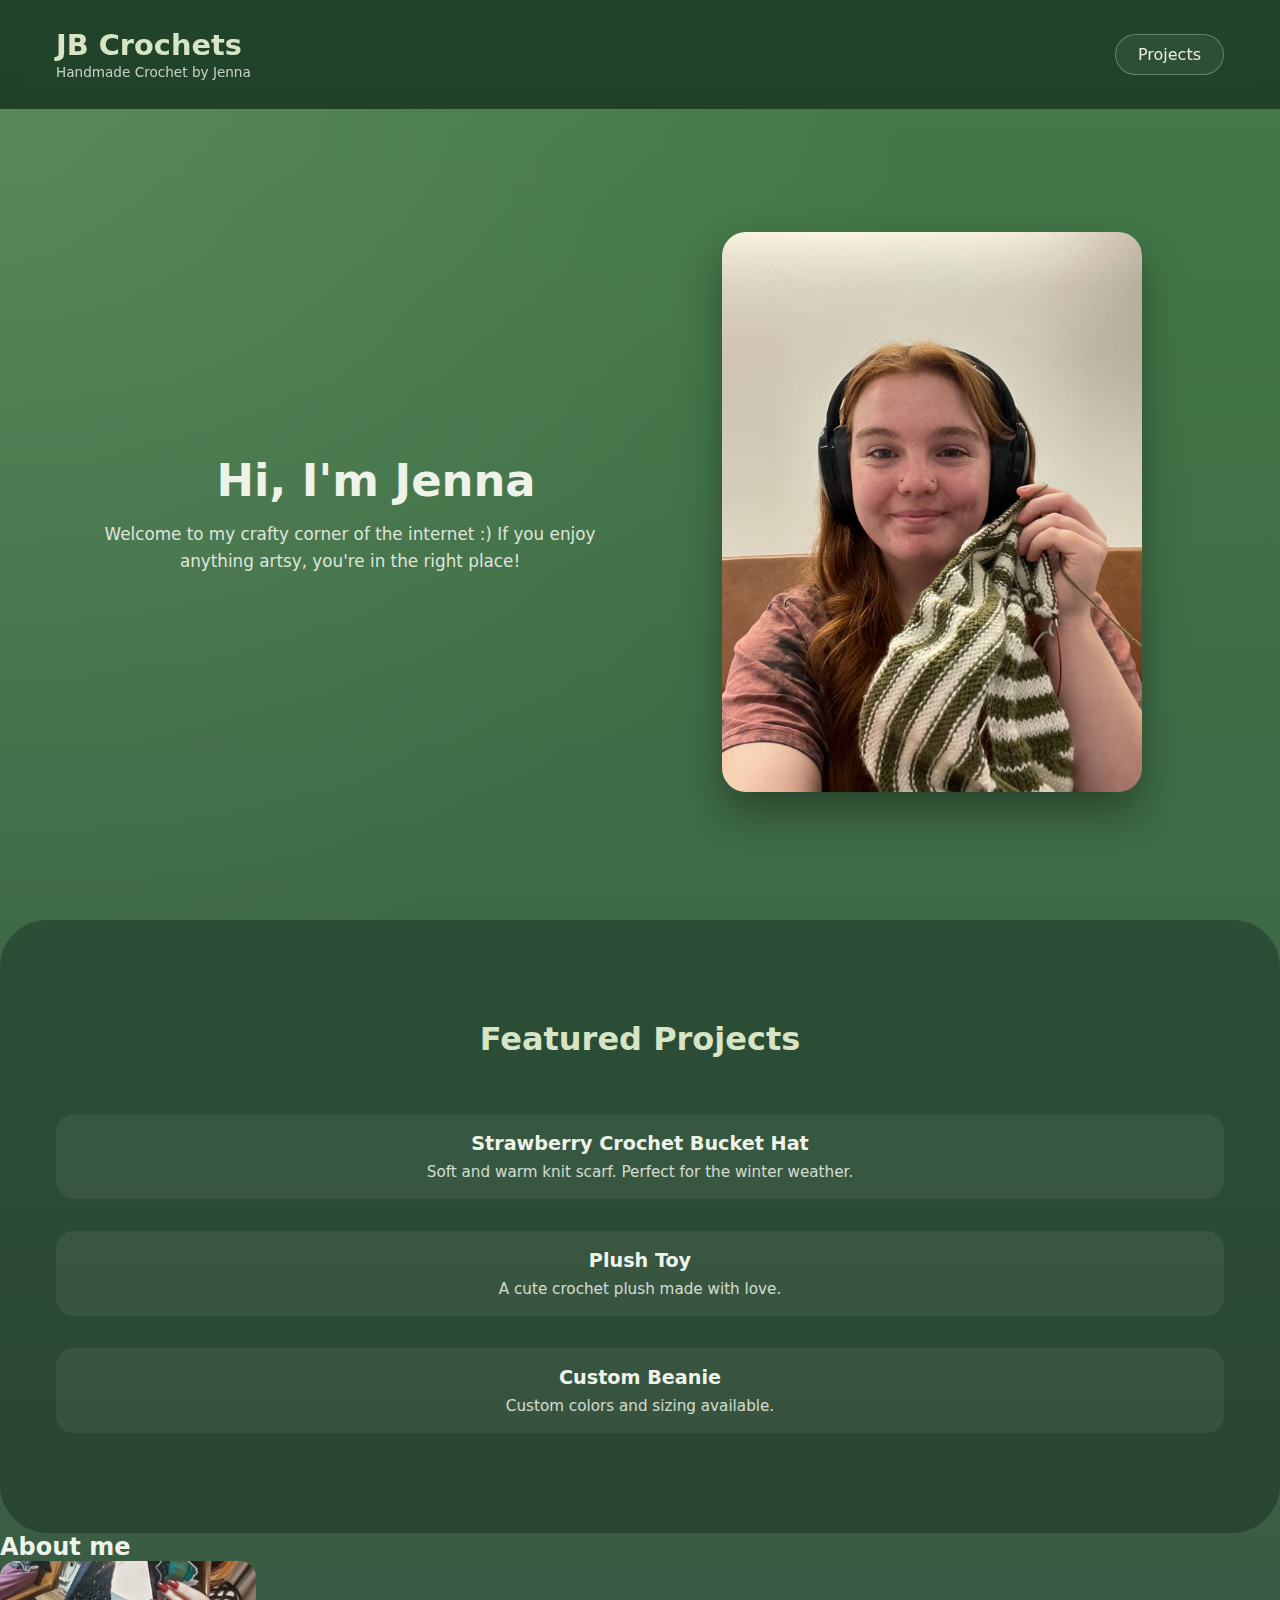
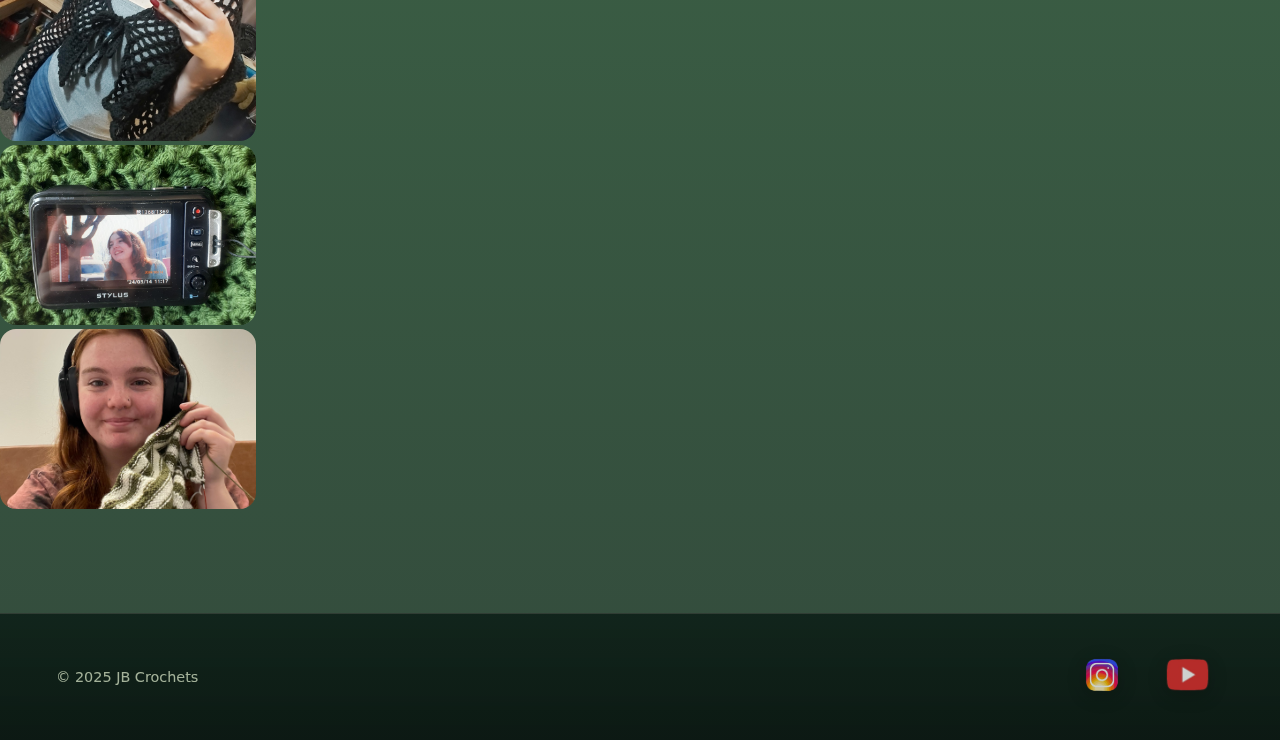
<file: root/pages/index.html>
<!DOCTYPE html>
<html lang="en">
<head>
    <meta charset="UTF-8">
    <title>JB Crochets</title>
    <link rel="stylesheet" type="text/css"  href="styles/index.css">
    <link rel="stylesheet" type="text/css"  href="styles/image-carousel.css">
    <link rel="shortcut icon" type="image/x-icon" href="photos\logos\yarn.ico" />
    <meta name="referrer" content="no-referrer">
</head>

<body>
    <nav id="header">   
        <div id="site-title">
            <h1>JB Crochets</h1>
            <span class="subtitle">Handmade Crochet by Jenna</span>
        </div>

        <div id="nav-buttons">
            <a class="nav-btn" href="projects.html">Projects</a>
        </div>
    </nav>

    <main id="landing">
        <div class="landing-content">
            <div id="introduction">
                <h2>Hi, I'm Jenna</h2>
                <p>
                    Welcome to my crafty corner of the internet :) If you enjoy anything artsy, you're in the right place!
                </p>
            </div>

            <div class="landing-image">
                <img src="photos/Selfie-Face-Striped-Project.jpg" alt="Jenna crocheting">
            </div>
        </div>
    </main> 

    <section id="projects">
        <h2>Featured Projects</h2>

        <div class="project-grid">
            <div class="project-card">
                <h3>Strawberry Crochet Bucket Hat</h3>
                <p>Soft and warm knit scarf. Perfect for the winter weather.</p>
            </div>

            <div class="project-card">
                <!-- <img src="images/project2.jpg" alt="Crochet Project 2"> -->
                <h3>Plush Toy</h3>
                <p>A cute crochet plush made with love.</p>
            </div>

            <div class="project-card">
                <!-- <img src="images/project3.jpg" alt="Crochet Project 3"> -->
                <h3>Custom Beanie</h3>
                <p>Custom colors and sizing available.</p>
            </div>
        </div>
    </section>

    <section id="about-me">
        <h2>About me</h2>
        <p>
            
        </p>

        <section id="image-carousel" class="splide" aria-label="Beautiful Images">
            <div class="splide__track">
                    <ul class="splide__list">
                        <li class="splide__slide">
                            <img src="photos/Black-Butterfly-Selfie.jpg" alt="">
                        </li>
                        <li class="splide__slide">
                            <img src="photos/Picture-of-Picture.jpg" alt="">
                        </li>
                        <li class="splide__slide">
                            <img src="photos/Selfie-Face-Striped-Project.jpg" alt="">
                        </li>
                    </ul>
            </div>
        </section>
    </section>

    <footer id="footer">
        <div class="footer-left">
            <p>© 2025 JB Crochets</p>
        </div>

        <div class="footer-right">
            <a href="https://www.instagram.com/jb.crochet.everyday">
                <img src="photos/logos/logo-instagram-2.0.png" alt="Instagram">
            </a>
            <a href="https://youtube.com/@jb.crochet.everyday">
                <img src="photos/logos/logo-youtube.png" alt="YouTube">
            </a>
        </div>
    </footer>
</body>
</html>
</file>
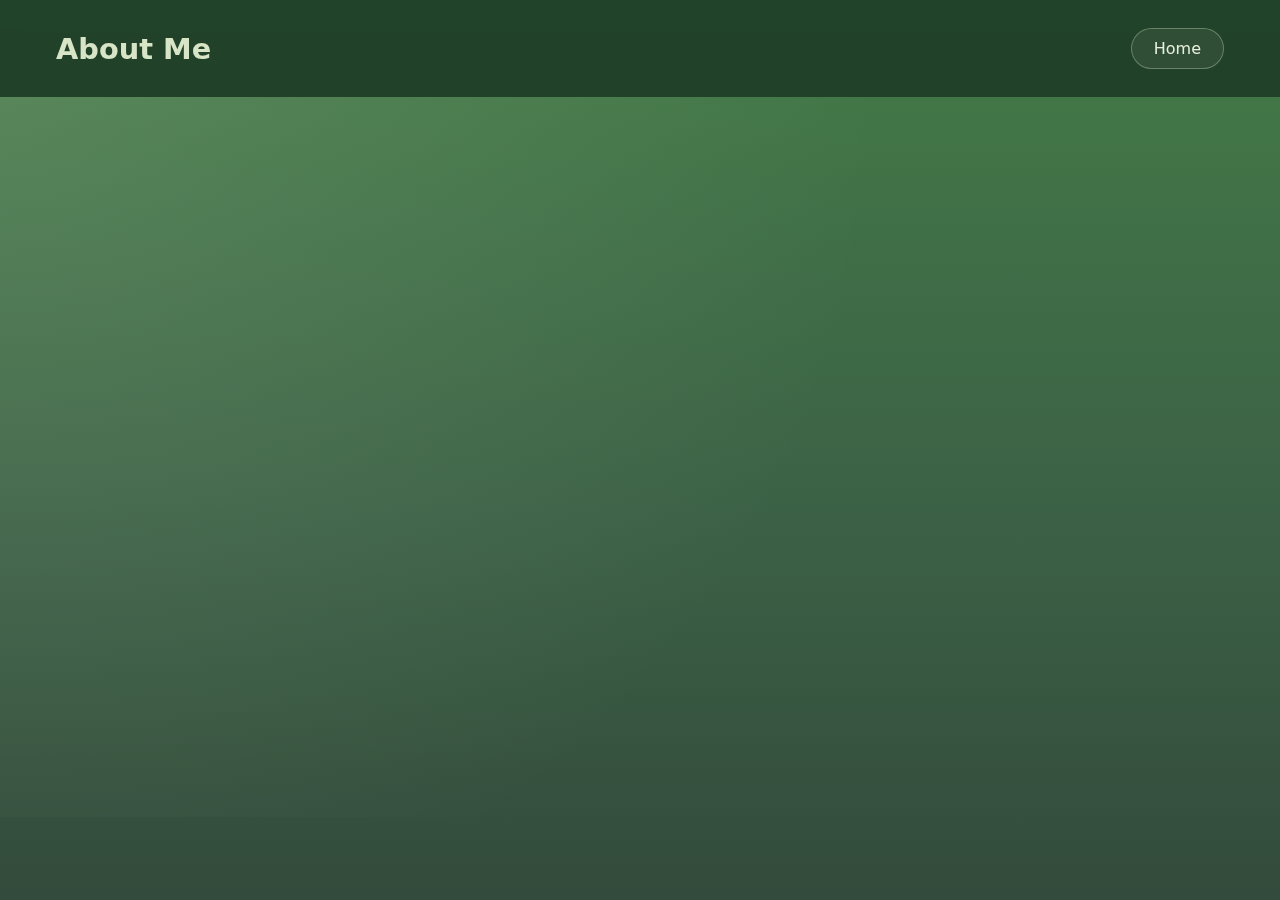
<file: pages/about-me.html>
<!DOCTYPE html>
<html lang="en">
<head>
    <meta charset="UTF-8">
    <title>JB Crochets</title>
    <link rel="stylesheet" type="text/css" href="styles/index.css">

</head>
<body>
    <!-- Header / Navigation -->
   <nav id="header">
        <div id="site-title">
            <h1>About Me</h1>
        </div>

        <div id="nav-buttons">
            <a class="nav-btn" href="source.html">Home</a>
        </div>
    </nav>  
    <!-- Empty landing space -->
    <main id="landing">
        <canvas id="c"></canvas>
    </main>
</body>
</html>
</file>
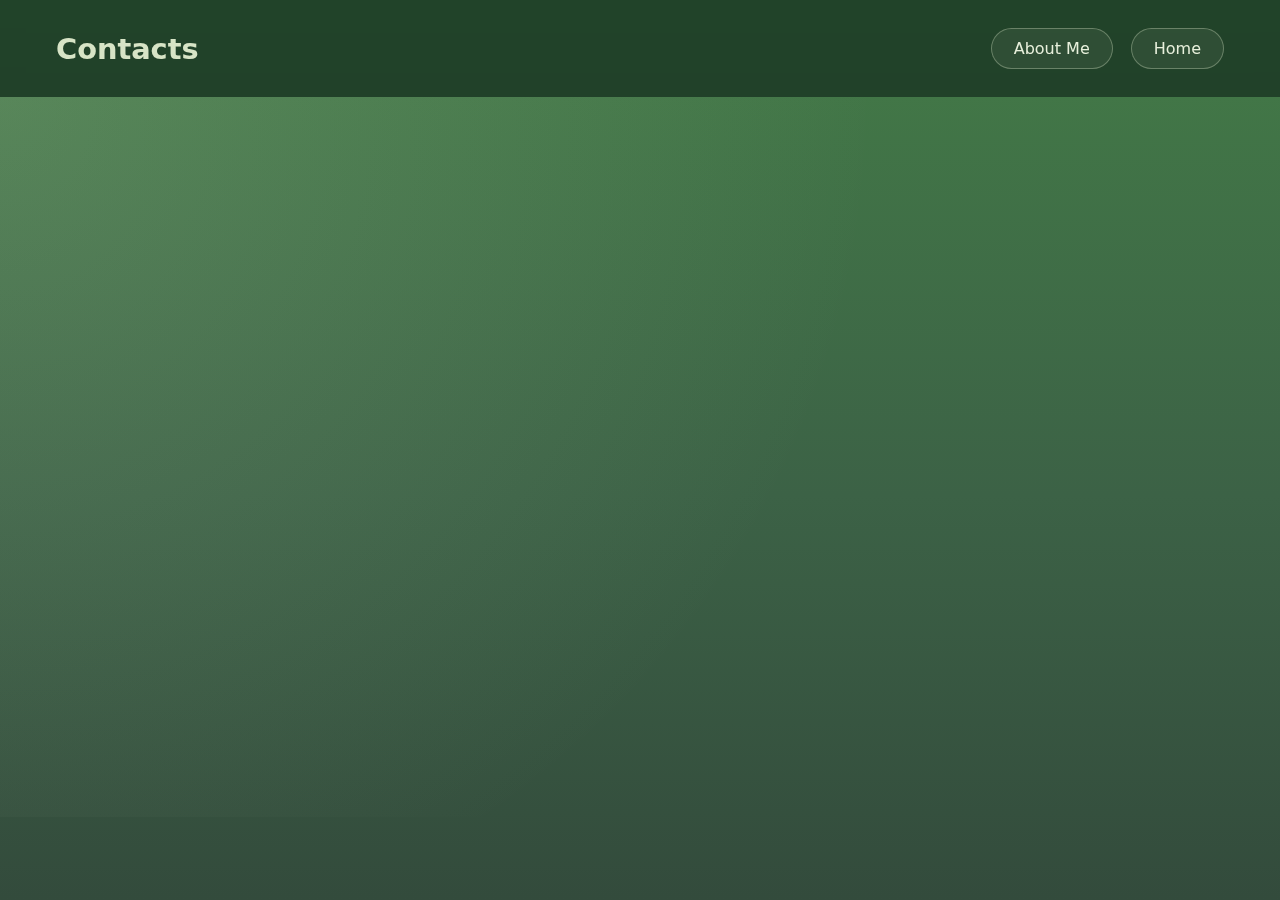
<file: pages/contacts.html>
<!DOCTYPE html>
<html lang="en">
<head>
    <meta charset="UTF-8">
    <title>JB Chrochets</title>
    <link rel="stylesheet" type="text/css" href="styles/index.css">

</head>
<body>
    <!-- Header / Navigation -->
   <nav id="header">
        <div id="site-title">
            <h1>Contacts</h1>
        </div>

        <div id="nav-buttons">
            <a class="nav-btn" href="about-me.html">About Me</a>
            <a class="nav-btn" href="source.html">Home</a>
        </div>
    </nav>  
    <!-- Empty landing space -->
    <main id="landing">
        <canvas id="c"></canvas>
    </main>


    <footer>
        <div>
            
        </div>
    </footer>
</body>
</html>
</file>
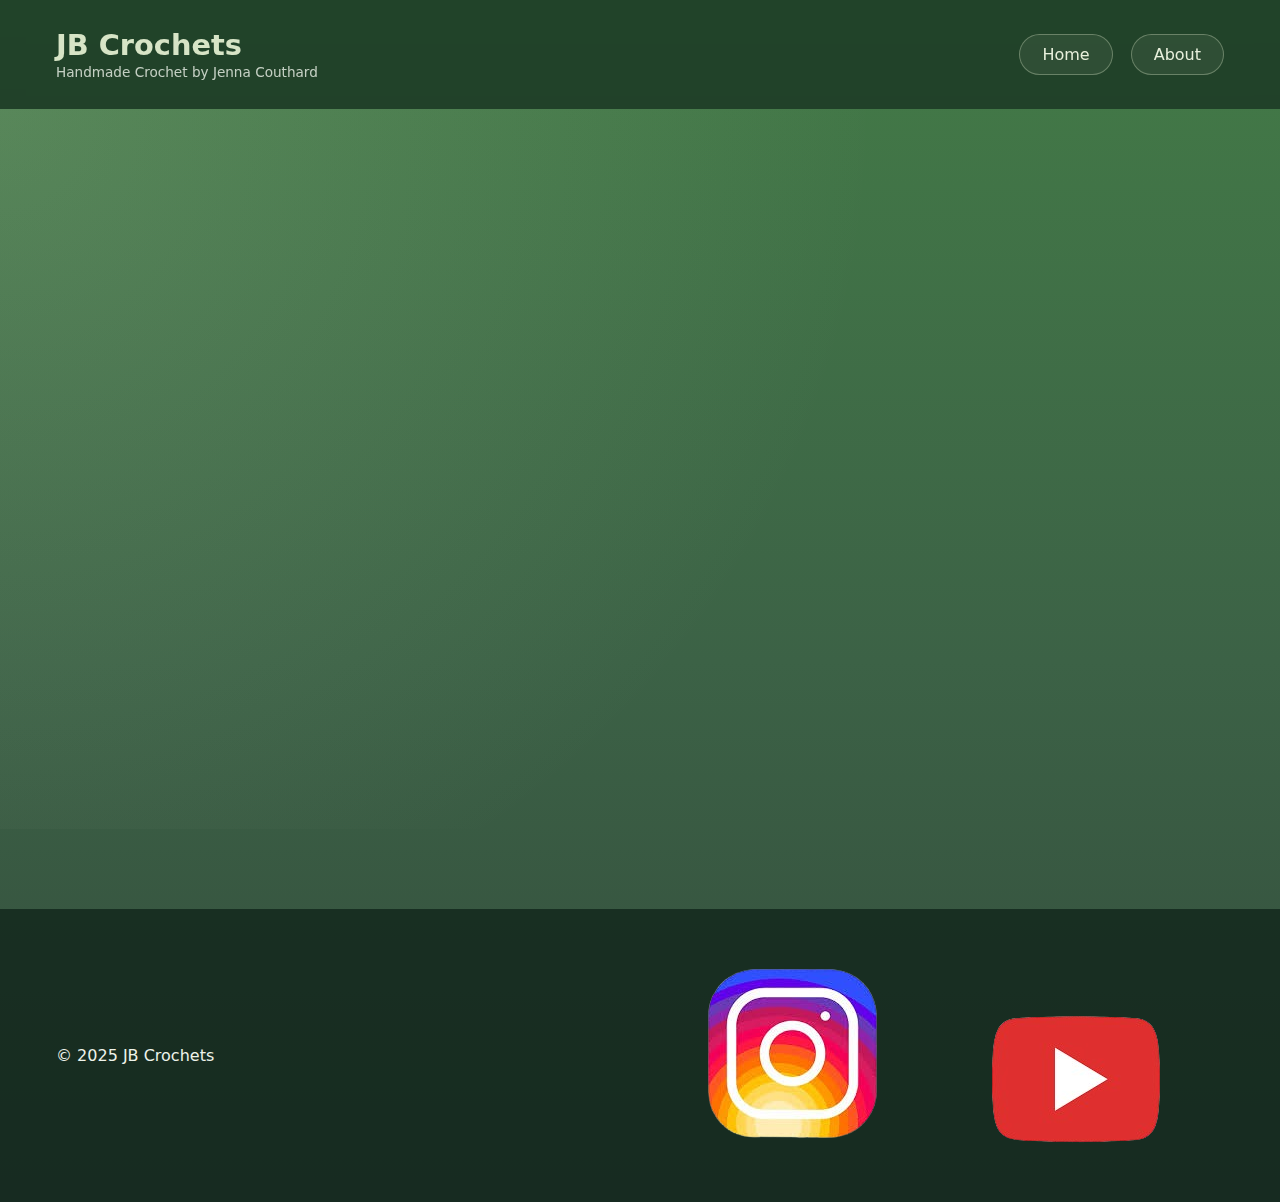
<file: pages/projects.html>
<!DOCTYPE html>
<html lang="en">
<head>
    <meta charset="UTF-8">
    <title>JB Crochets</title>
    <link rel="stylesheet" type="text/css"  href="styles/index.css">
    <meta name="referrer" content="no-referrer">
</head>

<body>
    <nav id="header">
        <div id="site-title">
            <h1>JB Crochets</h1>
            <span class="subtitle">Handmade Crochet by Jenna Couthard</span>
        </div>

        <div id="nav-buttons">
            <a class="nav-btn" href="source.html">Home</a>
            <a class="nav-btn" href="about-me.html">About</a>
        </div>
    </nav>

    <!-- Empty landing space -->
    <main id="landing">
        <canvas id="c"></canvas>
    </main>


    <footer id="footer">
        <div class="footer-left">
            <p>© 2025 JB Crochets</p>
        </div>

        <div class="footer-right">
            <a href="https://www.instagram.com/jb.crochet.everyday">
                <img src="photos/logos/logo-instagram-2.0.png" alt="Instagram">
            </a>
            <a href="https://youtube.com/@jb.crochet.everyday">
                <img src="photos/logos/logo-youtube.png" alt="YouTube">
            </a>
        </div>
    </footer>
</body>
</html>
</file>
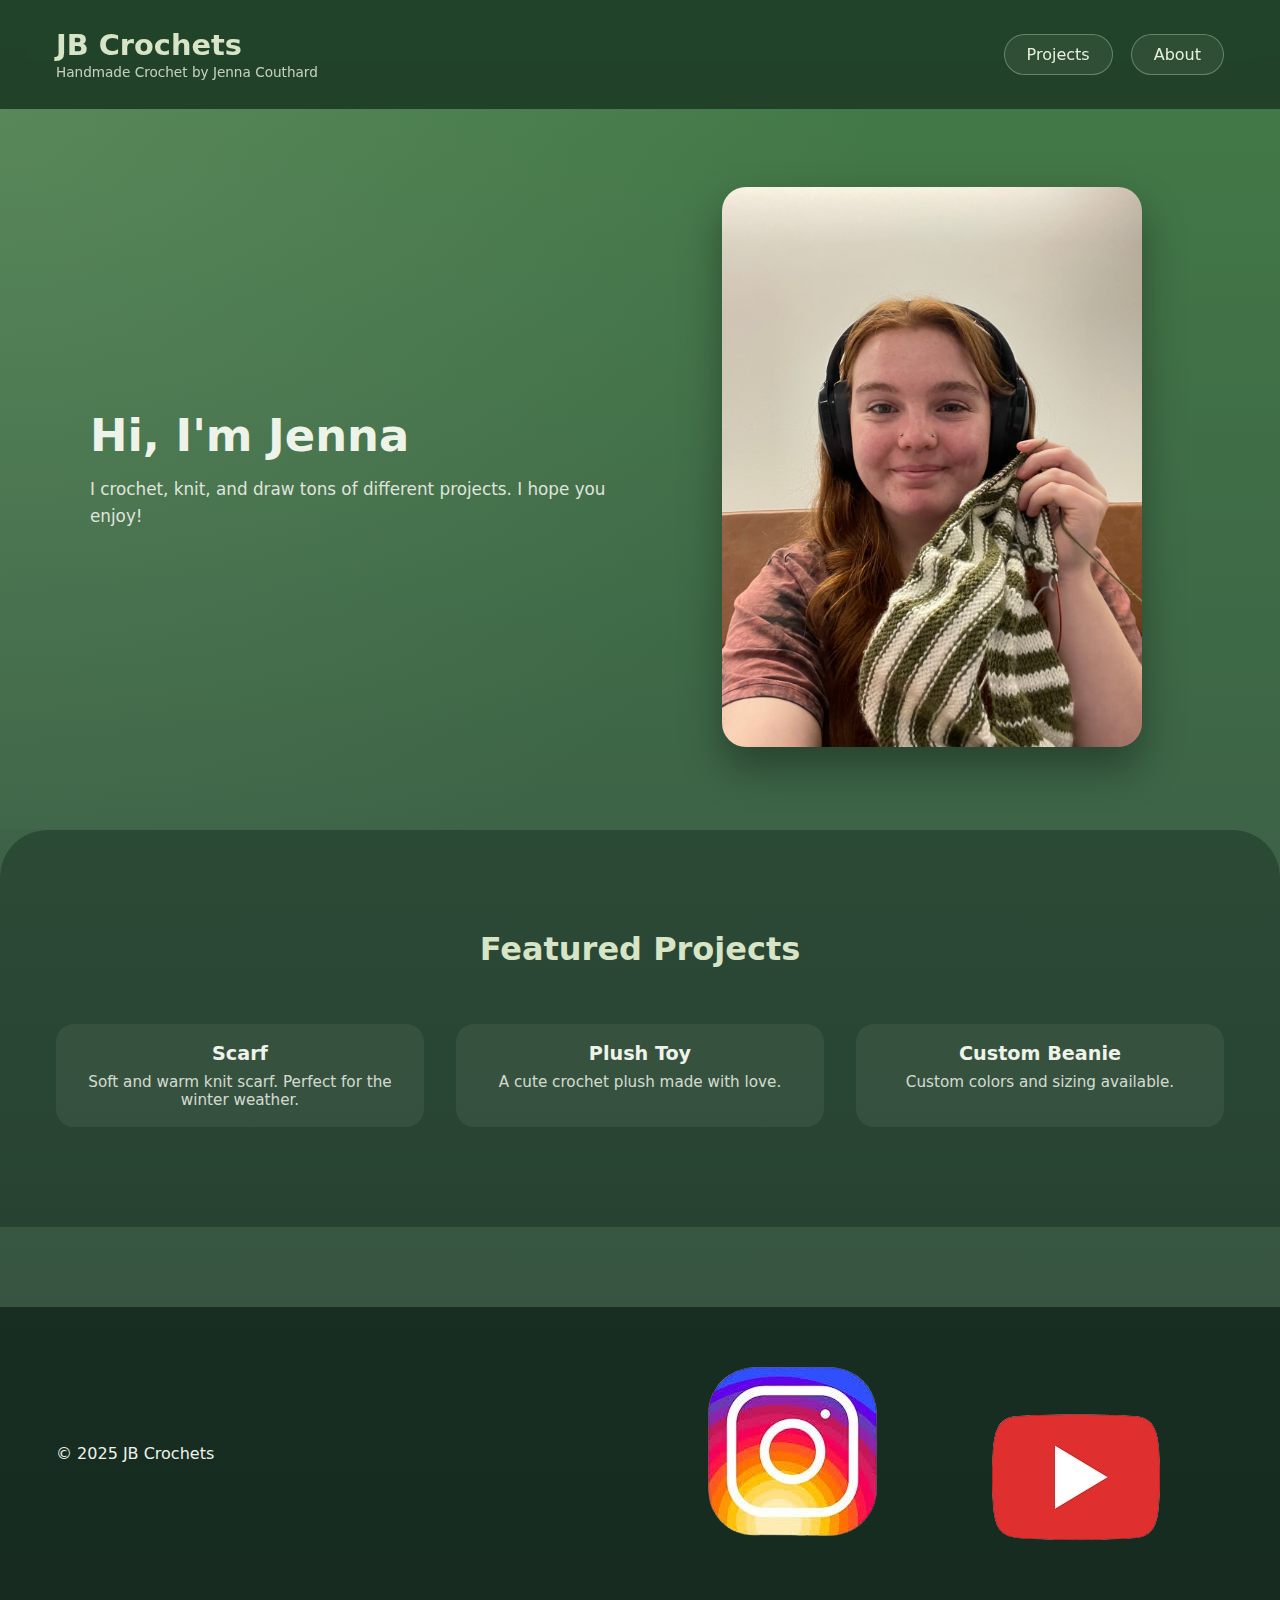
<file: pages/source.html>
<!DOCTYPE html>
<html lang="en">
<head>
    <meta charset="UTF-8">
    <title>JB Crochets</title>
    <link rel="stylesheet" type="text/css"  href="styles/index.css">
    <meta name="referrer" content="no-referrer">
</head>

<body>
    <nav id="header">
        <div id="site-title">
            <h1>JB Crochets</h1>
            <span class="subtitle">Handmade Crochet by Jenna Couthard</span>
        </div>

        <div id="nav-buttons">
            <a class="nav-btn" href="projects.html">Projects</a>
            <a class="nav-btn" href="about-me.html">About</a>
        </div>
    </nav>

    <main id="landing">
        <div class="landing-content">
            <div id="introduction">
                <h2>Hi, I'm Jenna</h2>
                <p>
                    I crochet, knit, and draw tons of different projects. I hope you enjoy!
                </p>
            </div>

            <div class="landing-image">
                <img src="photos/Selfie-Face-Striped-Project.jpg" alt="Jenna crocheting">
            </div>
        </div>
    </main> 

    <section id="projects">
        <h2>Featured Projects</h2>

        <div class="project-grid">
            <div class="project-card">
                <h3>Scarf</h3>
                <p>Soft and warm knit scarf. Perfect for the winter weather.</p>
            </div>

            <div class="project-card">
                <!-- <img src="images/project2.jpg" alt="Crochet Project 2"> -->
                <h3>Plush Toy</h3>
                <p>A cute crochet plush made with love.</p>
            </div>

            <div class="project-card">
                <!-- <img src="images/project3.jpg" alt="Crochet Project 3"> -->
                <h3>Custom Beanie</h3>
                <p>Custom colors and sizing available.</p>
            </div>
        </div>
    </section>

    <footer id="footer">
        <div class="footer-left">
            <p>© 2025 JB Crochets</p>
        </div>

        <div class="footer-right">
            <a href="https://www.instagram.com/jb.crochet.everyday">
                <img src="photos/logos/logo-instagram-2.0.png" alt="Instagram">
            </a>
            <a href="https://youtube.com/@jb.crochet.everyday">
                <img src="photos/logos/logo-youtube.png" alt="YouTube">
            </a>
        </div>
    </footer>
</body>
</html>
</file>
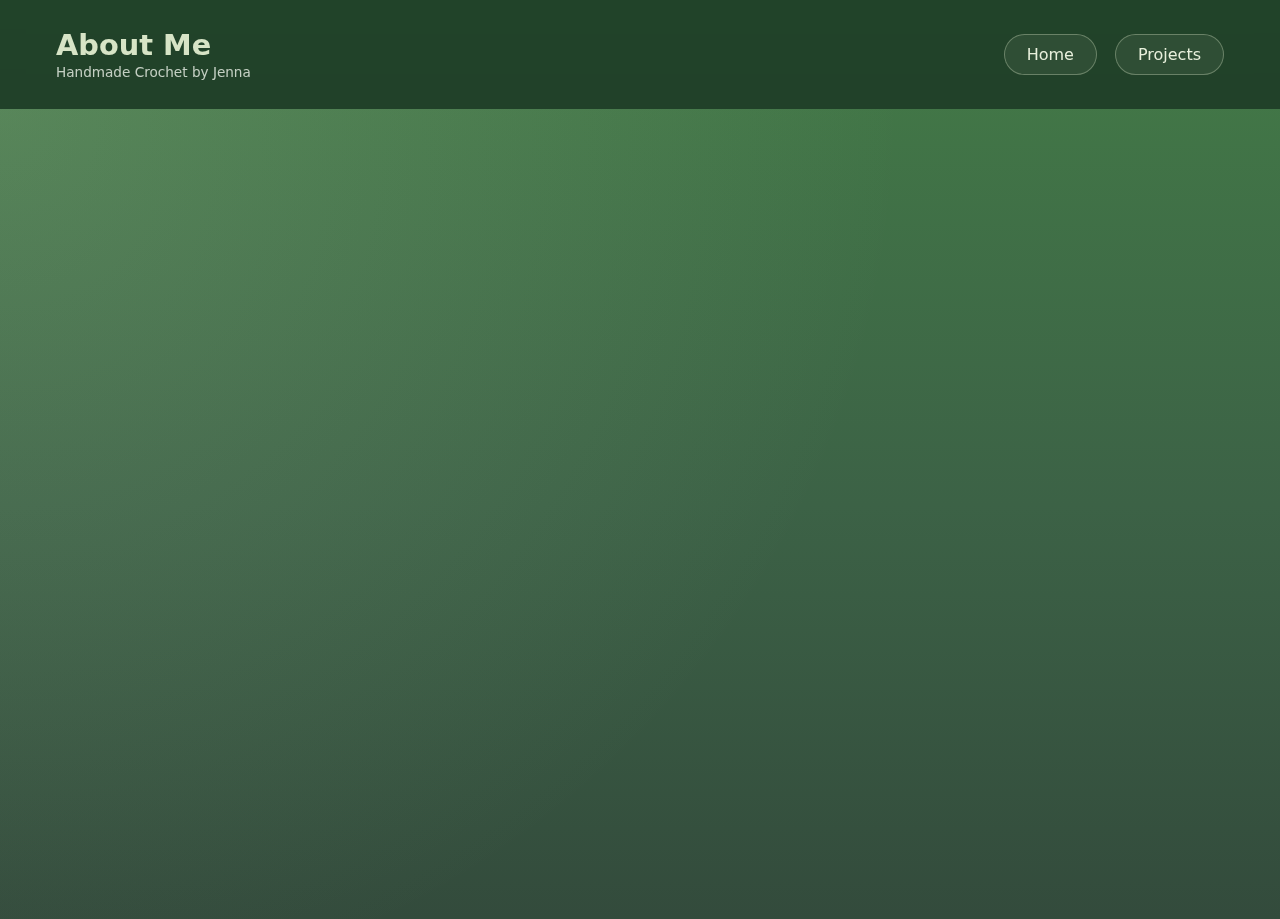
<file: root/pages/about-me.html>
<!DOCTYPE html>
<html lang="en">
<head>
    <meta charset="UTF-8">
    <title>JB Crochets</title>
    <link rel="stylesheet" type="text/css" href="styles/index.css">

</head>
<body>
    <!-- Header / Navigation -->
   <nav id="header">
        <div id="site-title">
            <h1>About Me</h1>
            <span class="subtitle">Handmade Crochet by Jenna</span>
        </div>

        <div id="nav-buttons">
            <a class="nav-btn" href="index.html">Home</a>
            <a class="nav-btn" href="projects.html">Projects</a>
        </div>
        
    </nav>  
    <!-- Empty landing space -->
    <main id="landing">
        <canvas id="c"></canvas>
    </main>
</body>
</html>
</file>
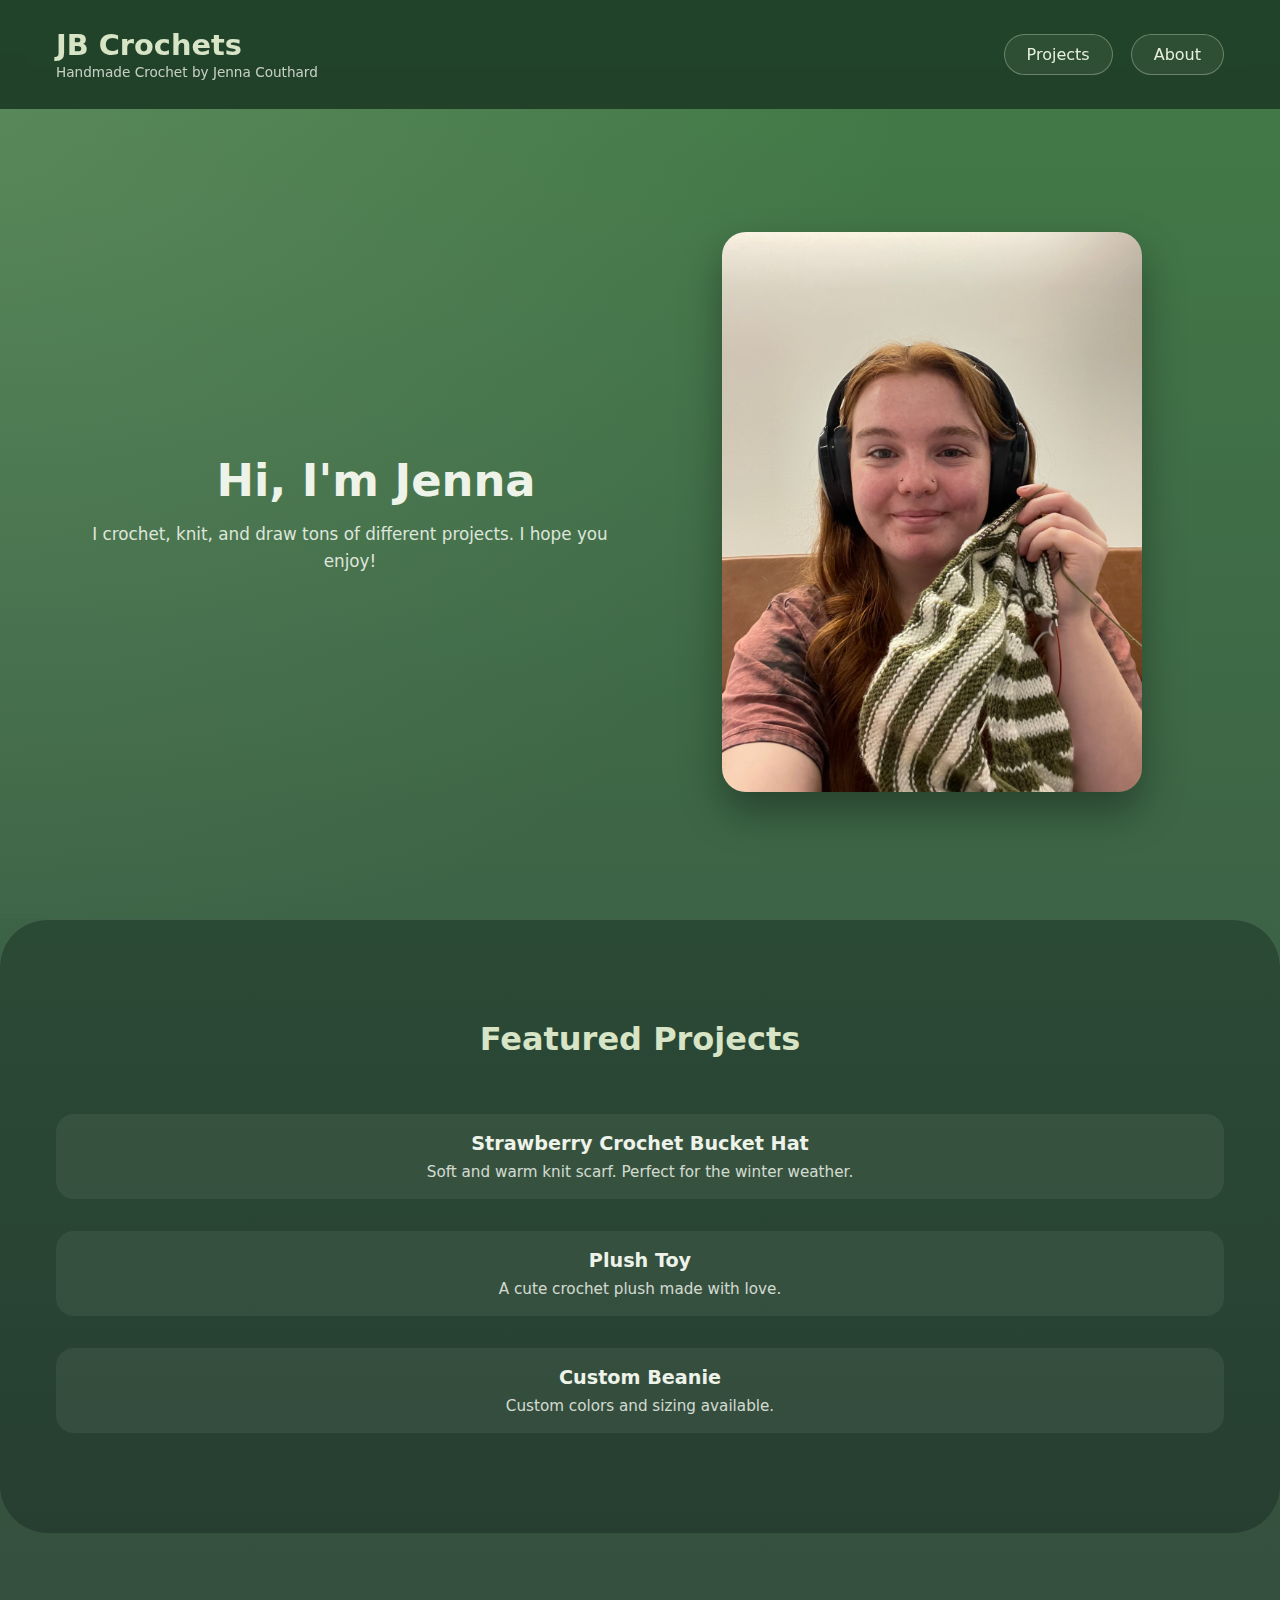
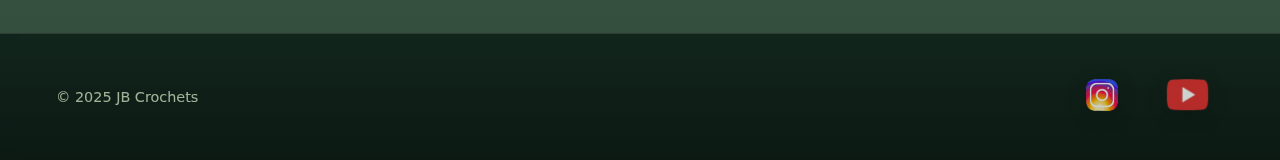
<file: root/pages/source.html>
<!DOCTYPE html>
<html lang="en">
<head>
    <meta charset="UTF-8">
    <title>JB Crochets</title>
    <link rel="stylesheet" type="text/css"  href="styles/index.css">
    <meta name="referrer" content="no-referrer">
</head>

<body>
    <nav id="header">
        <div id="site-title">
            <h1>JB Crochets</h1>
            <span class="subtitle">Handmade Crochet by Jenna Couthard</span>
        </div>

        <div id="nav-buttons">
            <a class="nav-btn" href="projects.html">Projects</a>
            <a class="nav-btn" href="about-me.html">About</a>
        </div>
    </nav>

    <main id="landing">
        <div class="landing-content">
            <div id="introduction">
                <h2>Hi, I'm Jenna</h2>
                <p>
                    I crochet, knit, and draw tons of different projects. I hope you enjoy!
                </p>
            </div>

            <div class="landing-image">
                <img src="photos/Selfie-Face-Striped-Project.jpg" alt="Jenna crocheting">
            </div>
        </div>
    </main> 

    <section id="projects">
        <h2>Featured Projects</h2>

        <div class="project-grid">
            <div class="project-card">
                <h3>Strawberry Crochet Bucket Hat</h3>
                <p>Soft and warm knit scarf. Perfect for the winter weather.</p>
            </div>

            <div class="project-card">
                <!-- <img src="images/project2.jpg" alt="Crochet Project 2"> -->
                <h3>Plush Toy</h3>
                <p>A cute crochet plush made with love.</p>
            </div>

            <div class="project-card">
                <!-- <img src="images/project3.jpg" alt="Crochet Project 3"> -->
                <h3>Custom Beanie</h3>
                <p>Custom colors and sizing available.</p>
            </div>
        </div>
    </section>

    <footer id="footer">
        <div class="footer-left">
            <p>© 2025 JB Crochets</p>
        </div>

        <div class="footer-right">
            <a href="https://www.instagram.com/jb.crochet.everyday">
                <img src="photos/logos/logo-instagram-2.0.png" alt="Instagram">
            </a>
            <a href="https://youtube.com/@jb.crochet.everyday">
                <img src="photos/logos/logo-youtube.png" alt="YouTube">
            </a>
        </div>
    </footer>
</body>
</html>
</file>
<file: root/pages/styles/index.css>
/* Reset */
* {
    margin: 0;
    padding: 0;
    box-sizing: border-box;
}

/* Base */
body {
    background: linear-gradient(
        180deg,
        #437b47 0%,
        #3c6246 55%,
        #334b3c 100%
    );
    color: #eef3ea;
    font-family: "Nunito", system-ui, sans-serif;
    min-height: 100vh;
}

/* Header */
#header {
    position: sticky;
    top: 0;
    z-index: 10;
    display: flex;
    justify-content: space-between;
    align-items: center;
    padding: 28px 56px;
    background: rgba(12, 30, 22, 0.6);
    backdrop-filter: blur(10px);
}

/* Site title */
#site-title h1 {
    font-size: 1.8rem;
    font-weight: 600;
    color: #d7e4c6;
}

.subtitle {
    font-size: 0.85rem;
    opacity: 0.8;
}

/* Navigation */
#nav-buttons {
    display: flex;
    gap: 18px;
}

.nav-btn {
    text-decoration: none;
    color: #e8f0dc;
    padding: 10px 22px;
    border-radius: 999px;
    border: 1px solid rgba(215, 228, 198, 0.35);
    background: rgba(215, 228, 198, 0.08);
    transition: all 0.25s ease;
}

.nav-btn:hover {
    background: rgba(215, 228, 198, 0.2);
    transform: translateY(-1px);
}

/* ================== Landing ================== */
#landing {
    height: 90vh;
    display: flex;
    align-items: center;
    justify-content: center;
    padding: 40px 56px;
    background: radial-gradient(
        circle at top left,
        rgba(215, 228, 198, 0.15),
        transparent 60%
    );
}

.landing-content {
    display: grid;
    grid-template-columns: 1.1fr 0.9fr;
    align-items: center;
    gap: 60px;
    max-width: 1100px;
    width: 100%;
}

/* Introduction (Left) */
#introduction {
    text-align: center;
}

#introduction h2 {
    font-size: 2.8rem;
    margin-bottom: 14px;
}

#introduction p {
    max-width: 520px;
    font-size: 1.05rem;
    line-height: 1.6;
    opacity: 0.9;
    
}

/* Image (Right) */
.landing-image img {
    width: 100%;
    max-width: 420px;
    border-radius: 24px;
    box-shadow: 0 20px 40px rgba(0, 0, 0, 0.35);
}

/* ================== Projects ================== */
#projects {
    padding: 100px 56px;
    background: rgba(12, 30, 22, 0.35);
    border-top: 1px solid rgba(215, 228, 198, 0.15);
    border-radius: 48px;
}

#projects h2 {
    text-align: center;
    font-size: 2rem;
    margin-bottom: 56px;
    color: #d7e4c6;
}

/* Project grid */
.project-grid {
    display: grid;
    gap: 32px;
}

/* Video section */
#video-display {
    background: rgba(206, 206, 206, 0.08);
    border-radius: 18px;
    border-top: 1px solid rgba(215, 228, 198, 0.15);
    padding: 100px 56px;
    text-align: center;
    justify-content: center;
}

#video-display h2 {
    color: #d7e4c6;
    font-size: 2rem;
    margin-bottom: 56px;
}

/* Project cards */
.project-card {
    background: rgba(215, 228, 198, 0.08);
    border-radius: 18px;
    padding: 18px;
    text-align: center;
}

.project-card img {
    width: 100%;
    height: 220px;
    object-fit: cover;
    border-radius: 14px;
    margin-bottom: 14px;
}

.project-card h3 {
    margin-bottom: 8px;
    font-size: 1.2rem;
}

.project-card p {
    font-size: 0.95rem;
    opacity: 0.85;
}

#footer {
    margin-top: 100px;
    padding: 40px 56px;
    display: flex;
    justify-content: space-between;
    align-items: center;

    background: linear-gradient(
        180deg,
        rgba(12, 30, 22, 0.85),
        rgba(8, 20, 15, 0.9)
    );
    border-top: 1px solid rgba(215, 228, 198, 0.18);
    backdrop-filter: blur(8px);
}

/* Left text */
.footer-left p {
    font-size: 0.9rem;
    opacity: 0.75;
    color: #d7e4c6;
}

/* Right icons */
.footer-right {
    display: flex;
    align-items: center;
    gap: 28px;
}

/* Social icons */
.footer-right img {
    height: 42px;
    width: auto;
    opacity: 0.8;
    transition: all 0.25s ease;
    filter: drop-shadow(0 4px 10px rgba(0,0,0,0.3));
}

.footer-right img:hover {
    opacity: 1;
    transform: translateY(-2px) scale(1.05);
}

/* Phone styling*/
@media (max-width: 1000px) {
    #header {
        padding: 20px 28px;
    }

    #landing {
        height: 50%;
        padding: 80px 28px;
    }

    .landing-content {
        grid-template-columns: 1fr;
        text-align: center;
    }

    #introduction {
        text-align: center;
    }

    #introduction p {
        margin: 0 auto;
    }

    .landing-image img {
        margin: 40px auto 0;
    }

    #projects {
        padding: 80px 28px;
    }

    #footer {
        flex-direction: column;
        gap: 12px;
    }
}
</file>
<file: root/pages/styles/image-carousel.css>
.splide__slide img {
    width: 20%;
    height: 20vh;
    object-fit: cover;
    border-radius: 16px;
}
</file>
<file: pages/styles/index.css>
/* Reset */
* {
    margin: 0;
    padding: 0;
    box-sizing: border-box;
}

/* Base */
body {
    background: linear-gradient(
        180deg,
        #437b47 0%,
        #3c6246 55%,
        #334b3c 100%
    );
    color: #eef3ea;
    font-family: "Nunito", system-ui, sans-serif;
    min-height: 100vh;
}

/* Header */
#header {
    position: sticky;
    top: 0;
    z-index: 10;
    display: flex;
    justify-content: space-between;
    align-items: center;
    padding: 28px 56px;
    background: rgba(12, 30, 22, 0.6);
    backdrop-filter: blur(10px);
}

/* Site title */
#site-title h1 {
    font-size: 1.8rem;
    font-weight: 600;
    color: #d7e4c6;
}

.subtitle {
    font-size: 0.85rem;
    opacity: 0.8;
}

/* Navigation */
#nav-buttons {
    display: flex;
    gap: 18px;
}

.nav-btn {
    text-decoration: none;
    color: #e8f0dc;
    padding: 10px 22px;
    border-radius: 999px;
    border: 1px solid rgba(215, 228, 198, 0.35);
    background: rgba(215, 228, 198, 0.08);
    transition: all 0.25s ease;
}

.nav-btn:hover {
    background: rgba(215, 228, 198, 0.2);
    transform: translateY(-1px);
}

/* ================== Landing ================== */
#landing {
    height: 80vh;
    display: flex;
    align-items: center;
    justify-content: center;
    padding: 40px 56px;
    background: radial-gradient(
        circle at top left,
        rgba(215, 228, 198, 0.15),
        transparent 60%
    );
}

.landing-content {
    display: grid;
    grid-template-columns: 1.1fr 0.9fr;
    align-items: center;
    gap: 60px;
    max-width: 1100px;
    width: 100%;
}

/* Introduction (Left) */
#introduction {
    text-align: left;
}

#introduction h2 {
    font-size: 2.8rem;
    margin-bottom: 14px;
}

#introduction p {
    max-width: 520px;
    font-size: 1.05rem;
    line-height: 1.6;
    opacity: 0.9;
}

/* Image (Right) */
.landing-image img {
    width: 100%;
    max-width: 420px;
    border-radius: 24px;
    box-shadow: 0 20px 40px rgba(0, 0, 0, 0.35);
}

/* ================== Projects ================== */
#projects {
    padding: 100px 56px;
    background: rgba(12, 30, 22, 0.35);
    border-top: 1px solid rgba(215, 228, 198, 0.15);
    border-radius: 48px 48px 0 0;
}

#projects h2 {
    text-align: center;
    font-size: 2rem;
    margin-bottom: 56px;
    color: #d7e4c6;
}

/* Project grid */
.project-grid {
    display: grid;
    grid-template-columns: repeat(auto-fit, minmax(260px, 1fr));
    gap: 32px;
}

/* Project cards */
.project-card {
    background: rgba(215, 228, 198, 0.08);
    border-radius: 18px;
    padding: 18px;
    text-align: center;
    transition: transform 0.25s ease, box-shadow 0.25s ease;
}

.project-card img {
    width: 100%;
    height: 220px;
    object-fit: cover;
    border-radius: 14px;
    margin-bottom: 14px;
}

.project-card h3 {
    margin-bottom: 8px;
    font-size: 1.2rem;
}

.project-card p {
    font-size: 0.95rem;
    opacity: 0.85;
}

.project-card:hover {
    transform: translateY(-4px);
    box-shadow: 0 12px 30px rgba(0, 0, 0, 0.25);
}

/* ================== Footer ================== */
#footer {
    margin-top: 80px;
    padding: 32px 56px;
    display: flex;
    justify-content: space-between;
    align-items: center;
    background: rgba(12, 30, 22, 0.7);
}

#footer a {
    color: #d7e4c6;
    text-decoration: none;
    margin-left: 18px;
    font-size: 0.9rem;
}

#footer a:hover {
    text-decoration: underline;
}

/* ================== Responsive ================== */
@media (max-width: 900px) {
    #header {
        padding: 20px 28px;
    }

    #landing {
        height: auto;
        padding: 80px 28px;
    }

    .landing-content {
        grid-template-columns: 1fr;
        text-align: center;
    }

    #introduction {
        text-align: center;
    }

    #introduction p {
        margin: 0 auto;
    }

    .landing-image img {
        margin: 40px auto 0;
    }

    #projects {
        padding: 80px 28px;
    }

    #footer {
        flex-direction: column;
        gap: 12px;
    }
}
</file>
